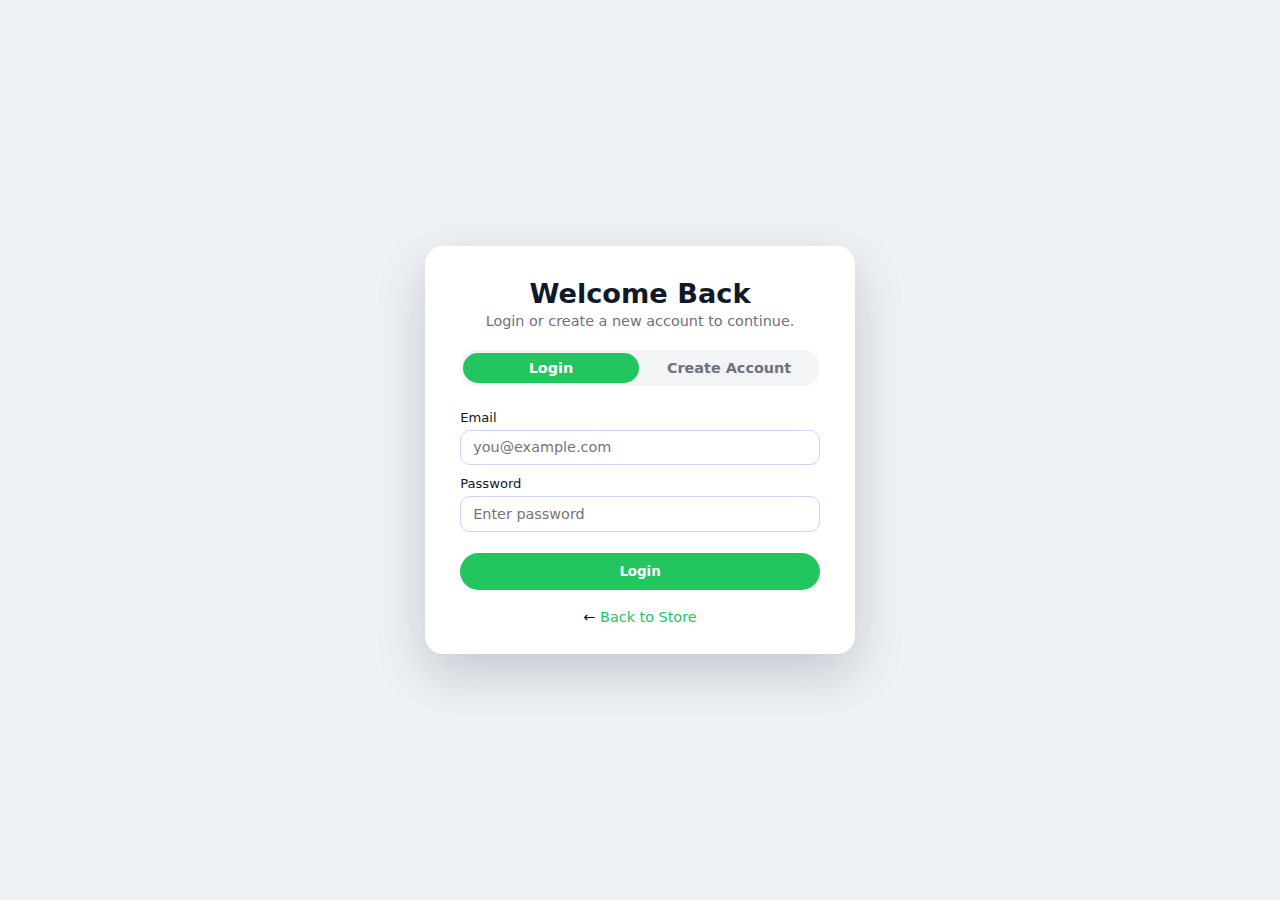
<file: login.html>
<!DOCTYPE html>
<html lang="en">
<head>
  <meta charset="UTF-8" />
  <meta name="viewport" content="width=device-width, initial-scale=1.0" />
  <title>Login | Velora Store</title>
  <link rel="stylesheet" href="style.css" />
</head>
<body class="auth-body">

  <div class="auth-container auth-modern">
    <h2 class="auth-title">Welcome Back</h2>
    <p class="auth-subtitle">Login or create a new account to continue.</p>

    <!-- inline message (no ugly alerts) -->
    <div id="auth-message" class="auth-message" style="display:none;"></div>

    <!-- Tabs -->
    <div class="auth-tabs">
      <button class="auth-tab active" data-mode="login">Login</button>
      <button class="auth-tab" data-mode="signup">Create Account</button>
    </div>

    <!-- LOGIN FORM -->
    <form id="login-form" class="auth-form active">
      <label for="login-email">Email</label>
      <input
        id="login-email"
        type="email"
        required
        placeholder="you@example.com"
      />

      <label for="login-password">Password</label>
      <input
        id="login-password"
        type="password"
        required
        placeholder="Enter password"
      />

      <button type="submit" class="btn auth-btn">Login</button>
    </form>

    <!-- SIGNUP FORM -->
    <form id="signup-form" class="auth-form">
      <label for="signup-email">Email</label>
      <input
        id="signup-email"
        type="email"
        required
        placeholder="you@example.com"
      />

      <label for="signup-password">Password</label>
      <input
        id="signup-password"
        type="password"
        required
        placeholder="Create password"
      />

      <label for="signup-confirm">Confirm Password</label>
      <input
        id="signup-confirm"
        type="password"
        required
        placeholder="Re-enter password"
      />

      <button type="submit" class="btn auth-btn">Create Account</button>
    </form>

    <p class="auth-back">
      ← <a href="index.html">Back to Store</a>
    </p>
  </div>

  <script>
    // ---- Tab switching ----
    const tabs = document.querySelectorAll(".auth-tab");
    const forms = document.querySelectorAll(".auth-form");
    const messageBox = document.getElementById("auth-message");

    function showAuthMessage(text, type = "error") {
      if (!messageBox) return;
      if (!text) {
        messageBox.style.display = "none";
        return;
      }
      messageBox.textContent = text;
      messageBox.className = "auth-message " + type;
      messageBox.style.display = "block";
    }

    tabs.forEach(tab => {
      tab.addEventListener("click", () => {
        const mode = tab.getAttribute("data-mode");

        tabs.forEach(t => t.classList.remove("active"));
        tab.classList.add("active");

        forms.forEach(form => form.classList.remove("active"));
        document.getElementById(mode + "-form").classList.add("active");

        // clear messages when switching
        showAuthMessage("");
      });
    });

    // ---- SIGNUP LOGIC ----
    document.getElementById("signup-form").addEventListener("submit", e => {
      e.preventDefault();

      const email = document.getElementById("signup-email").value.trim();
      const password = document.getElementById("signup-password").value.trim();
      const confirm = document.getElementById("signup-confirm").value.trim();

      if (!email || !password || !confirm) {
        showAuthMessage("Please fill all fields.", "error");
        return;
      }
      if (password !== confirm) {
        showAuthMessage("Passwords do not match.", "error");
        return;
      }

      const newUser = { email, password };
      localStorage.setItem("userAccount", JSON.stringify(newUser));
      showAuthMessage("Account created successfully! Please login.", "success");

      // switch to login tab
      document.querySelector('.auth-tab[data-mode="login"]').click();
    });

    // ---- LOGIN LOGIC ----
    document.getElementById("login-form").addEventListener("submit", e => {
      e.preventDefault();

      const email = document.getElementById("login-email").value.trim();
      const password = document.getElementById("login-password").value.trim();

      const stored = localStorage.getItem("userAccount");
      if (!stored) {
        showAuthMessage("No account found. Please create a new account first.", "error");
        return;
      }

      const userAccount = JSON.parse(stored);
      if (userAccount.email !== email || userAccount.password !== password) {
        showAuthMessage("Invalid email or password.", "error");
        return;
      }

      // Derive a simple display name from email
      const name = email.includes("@") ? email.split("@")[0] : email;
      const loggedUser = { name, email };

      localStorage.setItem("loggedInUser", JSON.stringify(loggedUser));
      showAuthMessage("Welcome, " + name + "!", "success");

      // small delay so user can see message (optional)
      setTimeout(() => {
        window.location.href = "index.html";
      }, 600);
    });
  </script>
</body>
</html>
</file>
<file: style.css>
/* ===== GLOBAL ===== */
* {
    margin: 0;
    padding: 0;
    box-sizing: border-box;
    font-family: "Poppins", system-ui, -apple-system, BlinkMacSystemFont, "Segoe UI", sans-serif;
}

body {
    background: #eef1f5;
}

/* ===== HEADER ===== */
.header {
    background: #22c55e;
    color: #fff;
    padding: 1.2rem 8%;
    display: flex;
    justify-content: space-between;
    align-items: center;
}

.header h1 {
    font-size: 2rem;
    font-weight: 700;
}

.header-right {
    display: flex;
    align-items: center;
    gap: 1rem;
    font-size: 0.95rem;
}

/* search area */
.search-box {
    display: flex;
    align-items: center;
    gap: 0.4rem;
    background: #fff;
    padding: 0.3rem 0.6rem;
    border-radius: 999px;
}

.search-box input {
    border: none;
    outline: none;
    font-size: 0.9rem;
    min-width: 170px;
}

/* cart icon */
.cart-icon {
    cursor: pointer;
    font-size: 1.3rem;
    background: #fff;
    color: #22c55e;
    padding: 0.4rem 0.9rem;
    border-radius: 999px;
    display: flex;
    align-items: center;
    gap: 0.25rem;
}

/* small button (Search / Logout) */
.btn.small-btn {
    padding: 0.35rem 0.8rem;
    font-size: 0.85rem;
}

/* ===== PRODUCTS GRID ===== */
.products-grid,
#products {
    display: grid;
    grid-template-columns: repeat(auto-fit, minmax(260px, 1fr));
    gap: 2rem;
    padding: 2rem 8%;
}

/* ===== PRODUCT CARD ===== */
.product-card {
    max-width: 320px;
    margin: 0 auto;
    background: #ffffff;
    border-radius: 16px;
    padding: 1.5rem 1.5rem 1.3rem;
    text-align: center;
    box-shadow: 0 10px 25px rgba(15, 23, 42, 0.12);
    transition: transform 0.2s ease, box-shadow 0.2s ease;
}

.product-card:hover {
    transform: translateY(-4px);
    box-shadow: 0 16px 35px rgba(15, 23, 42, 0.18);
}

.product-card img {
    width: 100%;
    height: 220px;
    border-radius: 12px;
    object-fit: cover;
    margin-bottom: 0.8rem;
}

.product-card h3 {
    font-size: 1.1rem;
    margin-bottom: 0.25rem;
}

/* ===== PRODUCT BUTTONS (Amazon Style) ===== */
.product-actions {
    display: flex;
    gap: 0.6rem;
    justify-content: center;
    margin-top: 0.7rem;
}

.btn.amazon-add {
    background: #ff9900;
    color: #111;
    padding: 0.6rem 0.9rem;
    border-radius: 6px;
    font-weight: 700;
    box-shadow: 0 2px 0 rgba(0,0,0,0.12);
    border: 1px solid rgba(0,0,0,0.06);
}

.btn.amazon-add:hover { transform: translateY(-2px); }

.btn.buy-now {
    background: #111;
    color: #fff;
    padding: 0.6rem 0.9rem;
    border-radius: 6px;
    font-weight: 700;
}

/* ===== BUTTONS GENERAL ===== */
.btn {
    border: none;
    background: #22c55e;
    color: #ffffff;
    padding: 0.7rem 1.3rem;
    border-radius: 999px;
    font-weight: 600;
    cursor: pointer;
    margin-top: 0.6rem;
}

.btn:hover {
    background: #16a34a;
}

/* ===== CART POPUP ===== */
.cart-popup {
    position: fixed;
    top: 90px;
    right: 35px;
    width: 380px;
    max-height: 75vh;
    overflow-y: auto;
    background: #ffffff;
    padding: 1.2rem 1.3rem;
    border-radius: 16px;
    box-shadow: 0 14px 30px rgba(15, 23, 42, 0.35);
    display: none;
    font-size: 0.95rem;
}

#cart-items {
    list-style: none;
    margin: 0.8rem 0 1rem;
}

.cart-item {
    display:flex;
    justify-content: space-between;
    align-items: center;
    gap: 0.5rem;
    padding: 0.35rem 0;
    border-bottom: 1px dashed #eee;
}

.qty-controls {
    display:flex;
    gap:0.4rem;
    align-items:center;
}

.qty-btn {
    padding: 0.15rem 0.6rem;
    border-radius: 6px;
    border: 1px solid #ddd;
    background: #fff;
    cursor: pointer;
}

/* ===== TOAST ===== */
.added-toast {
    position: fixed;
    right: 20px;
    top: 120px;
    background: rgba(0,0,0,0.85);
    color: #fff;
    padding: 0.5rem 0.9rem;
    border-radius: 8px;
    z-index: 9999;
    transform: translateY(-10px);
    opacity: 0;
    transition: all 300ms ease;
}
.added-toast.show {
    transform: translateY(0);
    opacity: 1;
}

/* ===== ORDER TOAST (reuse added-toast class) ===== */
/* We'll create order-toast element dynamically with same class */

/* ===== WARNING BOX (Amazon-style) ===== */
.warning-box {
    width: 90%;
    max-width: 900px;
    margin: 15px auto;
    padding: 12px 15px;
    background: #fff3cd;
    color: #664d03;
    border: 1px solid #ffecb5;
    border-radius: 6px;
    font-size: 0.95rem;
    box-shadow: 0px 2px 5px rgba(0,0,0,0.08);
}

/* ===== CATEGORY FILTER BUTTONS ===== */
.category-filter {
    display: flex;
    justify-content: center;
    gap: 1rem;
    padding: 1.5rem 0;
}

.filter-btn {
    background: #ffffff;
    color: #22c55e;
    border: 2px solid #22c55e;
    padding: 0.6rem 1.2rem;
    border-radius: 999px;
    font-size: 0.95rem;
    font-weight: 600;
    cursor: pointer;
}

.filter-btn:hover {
    background: #22c55e;
    color: #fff;
}

.filter-btn.active {
    background: #22c55e;
    color: #fff;
}

/* ========================================================= */
/*              AMAZON STYLE LOGIN / SIGNUP PAGE             */
/* ========================================================= */

.amazon-auth-body {
    background: #eaeaea;
    min-height: 100vh;
    display:flex;
    justify-content:center;
    align-items:flex-start;
    padding-top:50px;
}

.amazon-auth-card {
    width: 350px;
}

.auth-box {
    background:#fff;
    padding:25px;
    border-radius:4px;
    border:1px solid #ddd;
    margin-bottom:20px;
}

/* Logo */
.auth-logo {
    height:38px;
    margin-bottom:10px;
}

/* Titles */
.auth-title {
    font-size:1.5rem;
    margin-bottom:15px;
    color:#111;
}

/* Form Labels */
.label {
    font-size:0.9rem;
    margin:6px 0 4px;
    color:#111;
}

/* Inputs */
.auth-box input {
    width:100%;
    padding:8px;
    border:1px solid #a6a6a6;
    border-radius:4px;
    margin-bottom:10px;
}

/* Sign-in Button (Amazon style) */
.btn.amazon-btn {
    width:100%;
    padding:9px 12px;
    background:#f0c14b;
    border:1px solid #a88734;
    border-radius:4px;
    font-weight:700;
    cursor:pointer;
}

.btn.amazon-btn:hover {
    background:#e6b338;
}

/* Create account button */
.btn.create-account {
    width:100%;
    padding:10px;
    border-radius:4px;
    background:#fff;
    border:1px solid #aab7b8;
    cursor:pointer;
    font-weight:600;
}

.btn.create-account:hover {
    background:#f7fafa;
}

/* Divider */
.divider {
    text-align:center;
    margin:15px 0;
    font-size:0.85rem;
    color:#555;
    position:relative;
}

.divider:before {
    content:"";
    position:absolute;
    width:100%;
    height:1px;
    background:#ddd;
    top:50%;
    left:0;
    z-index:-1;
}

.divider span {
    background:#fff;
    padding:0 10px;
    position:relative;
}

/* Create-account footer text */
.switch-back {
    text-align:center;
    margin-top:15px;
    font-size:0.9rem;
}

.switch-back a {
    color:#0066c0;
}

/* Responsive */
@media (max-width:820px) {
    .amazon-auth-card {
        width:92%;
    }
}
/* ========================================================= */
/*             MODERN LOGIN / SIGNUP AUTH PAGE               */
/* ========================================================= */

.auth-body {
    background: #eef1f5;
    min-height: 100vh;
    display: flex;
    justify-content: center;
    align-items: center;
    padding: 2rem 1rem;
}

.auth-container {
    background: #ffffff;
    width: 100%;
    max-width: 430px;
    padding: 2rem 2.2rem 1.8rem;
    border-radius: 18px;
    box-shadow: 0 20px 50px rgba(15, 23, 42, 0.18);
}

.auth-title {
    font-size: 1.7rem;
    font-weight: 700;
    text-align: center;
    margin-bottom: 0.25rem;
    color: #111827;
}

.auth-subtitle {
    text-align: center;
    font-size: 0.9rem;
    color: #6b7280;
    margin-bottom: 1.3rem;
}

/* Tabs */
.auth-tabs {
    display: flex;
    background: #f3f4f6;
    border-radius: 999px;
    padding: 0.18rem;
    gap: 0.15rem;
    margin-bottom: 1.1rem;
}

.auth-tab {
    flex: 1;
    border: none;
    background: transparent;
    padding: 0.45rem 0.1rem;
    border-radius: 999px;
    font-size: 0.9rem;
    font-weight: 600;
    color: #6b7280;
    cursor: pointer;
}

.auth-tab.active {
    background: #22c55e;
    color: #ffffff;
}

/* Forms */
.auth-form {
    display: none;
    flex-direction: column;
    gap: 0.3rem;
    margin-top: 0.3rem;
}

.auth-form.active {
    display: flex;
}

.auth-form label {
    font-size: 0.82rem;
    font-weight: 500;
    color: #111827;
    margin-top: 0.4rem;
}

.auth-form input {
    padding: 0.55rem 0.75rem;
    border-radius: 10px;
    border: 1px solid #cbd5f5;
    font-size: 0.9rem;
    outline: none;
    transition: border-color 0.15s ease, box-shadow 0.15s ease;
}

.auth-form input:focus {
    border-color: #22c55e;
    box-shadow: 0 0 0 1px rgba(34,197,94,0.25);
}

.auth-btn {
    width: 100%;
    margin-top: 1rem;
    border-radius: 999px;
}

/* Message box */
.auth-message {
    font-size: 0.85rem;
    padding: 0.55rem 0.75rem;
    margin-bottom: 0.7rem;
    border-radius: 10px;
    background: #fee2e2;
    color: #991b1b;
    border: 1px solid #fecaca;
}

.auth-message.success {
    background: #dcfce7;
    color: #166534;
    border-color: #bbf7d0;
}

/* Back link */
.auth-back {
    margin-top: 1.2rem;
    font-size: 0.9rem;
    text-align: center;
}

.auth-back a {
    color: #22c55e;
    text-decoration: none;
}

.auth-back a:hover {
    text-decoration: underline;
}

/* Small screens */
@media (max-width: 480px) {
    .auth-container {
        padding: 1.6rem 1.4rem 1.6rem;
        border-radius: 14px;
    }
}
</file>
